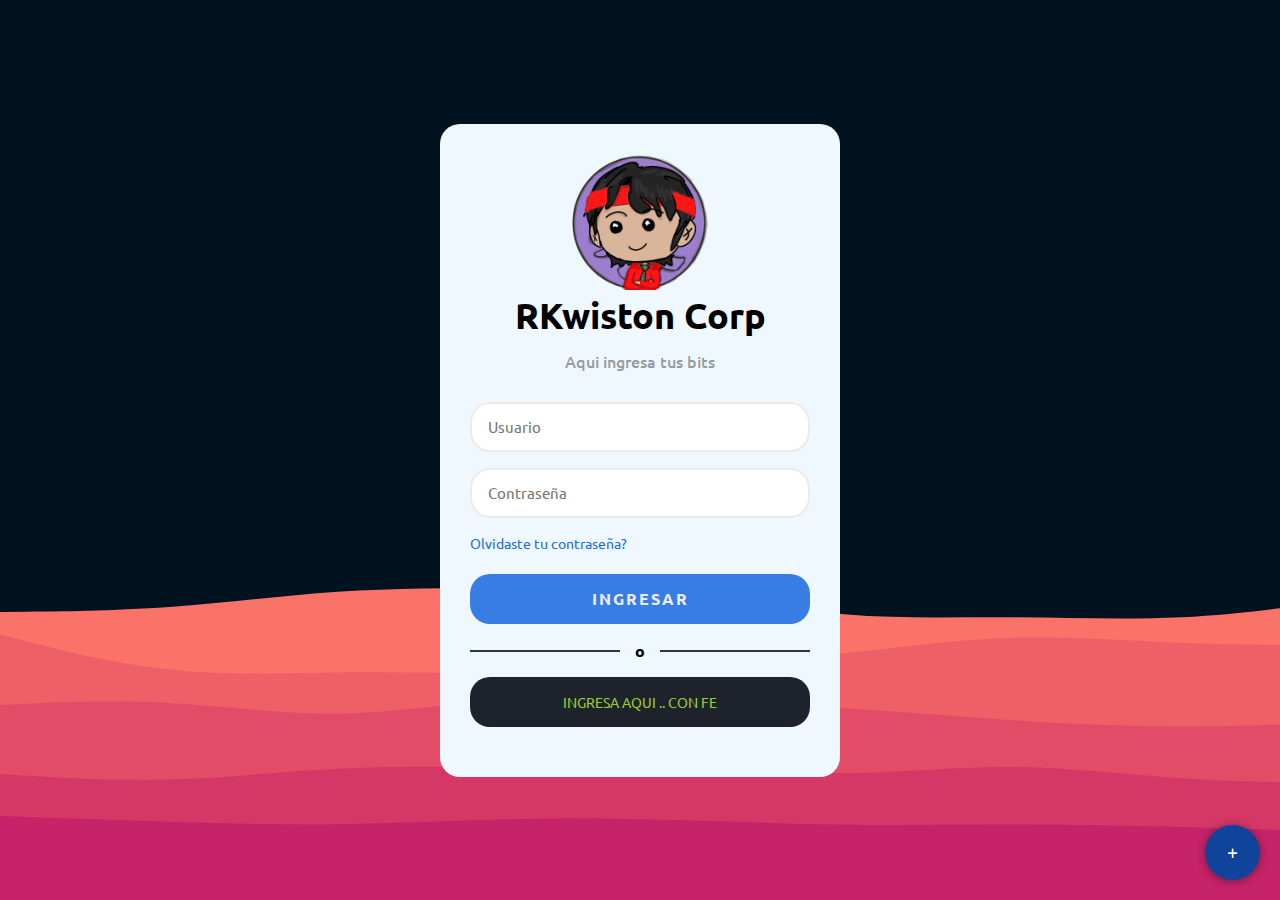
<file: index.html>
<!DOCTYPE html>
<html lang="en">
<head>
    <meta charset="UTF-8">
    <meta name="viewport" content="width=device-width, initial-scale=1.0">
    <link rel="stylesheet" href="style.css">
    <link rel="stylesheet" href="css/fontello.css">
    <title>Document</title>
</head>
<body>
    
    <div class="login-card">
        <img src="platinofull.png" alt="imagen de user">
        <h2>RKwiston Corp</h2>
        <h3>Aqui ingresa tus bits</h3>

        <form class="login-form">
            <input type="text" placeholder="Usuario">
            <input type="password" placeholder="Contraseña">
            <a href="#">Olvidaste tu contraseña?</a>
            <button type="submit">INGRESAR</button>
            <h4><span>o</span></h4>
            <a class="link-hacker" href="galeria.html">INGRESA AQUI .. CON FE</a>
        </form>

    </div>

    <div class="burbuja">
        <input type="checkbox" id="btn-mas">
        <div class="redes">
            <a href="https://www.twitch.tv/rkwiston" target="_blank" class="icon-facebook"></a>
            <a href="https://www.twitch.tv/rkwiston" target="_blank" class="icon-whatsapp"></a>
            <a href="https://www.twitch.tv/rkwiston" target="_blank" class="icon-twitch"></a>
            <a href="https://twitter.com/RKwiston" target="_blank" class="icon-twitter"></a>
        </div>
        <div class="btn-mas">
            <label for="btn-mas" class="icon-plus" ></label>
        </div>
    </div>

</body>
</html>
</file>
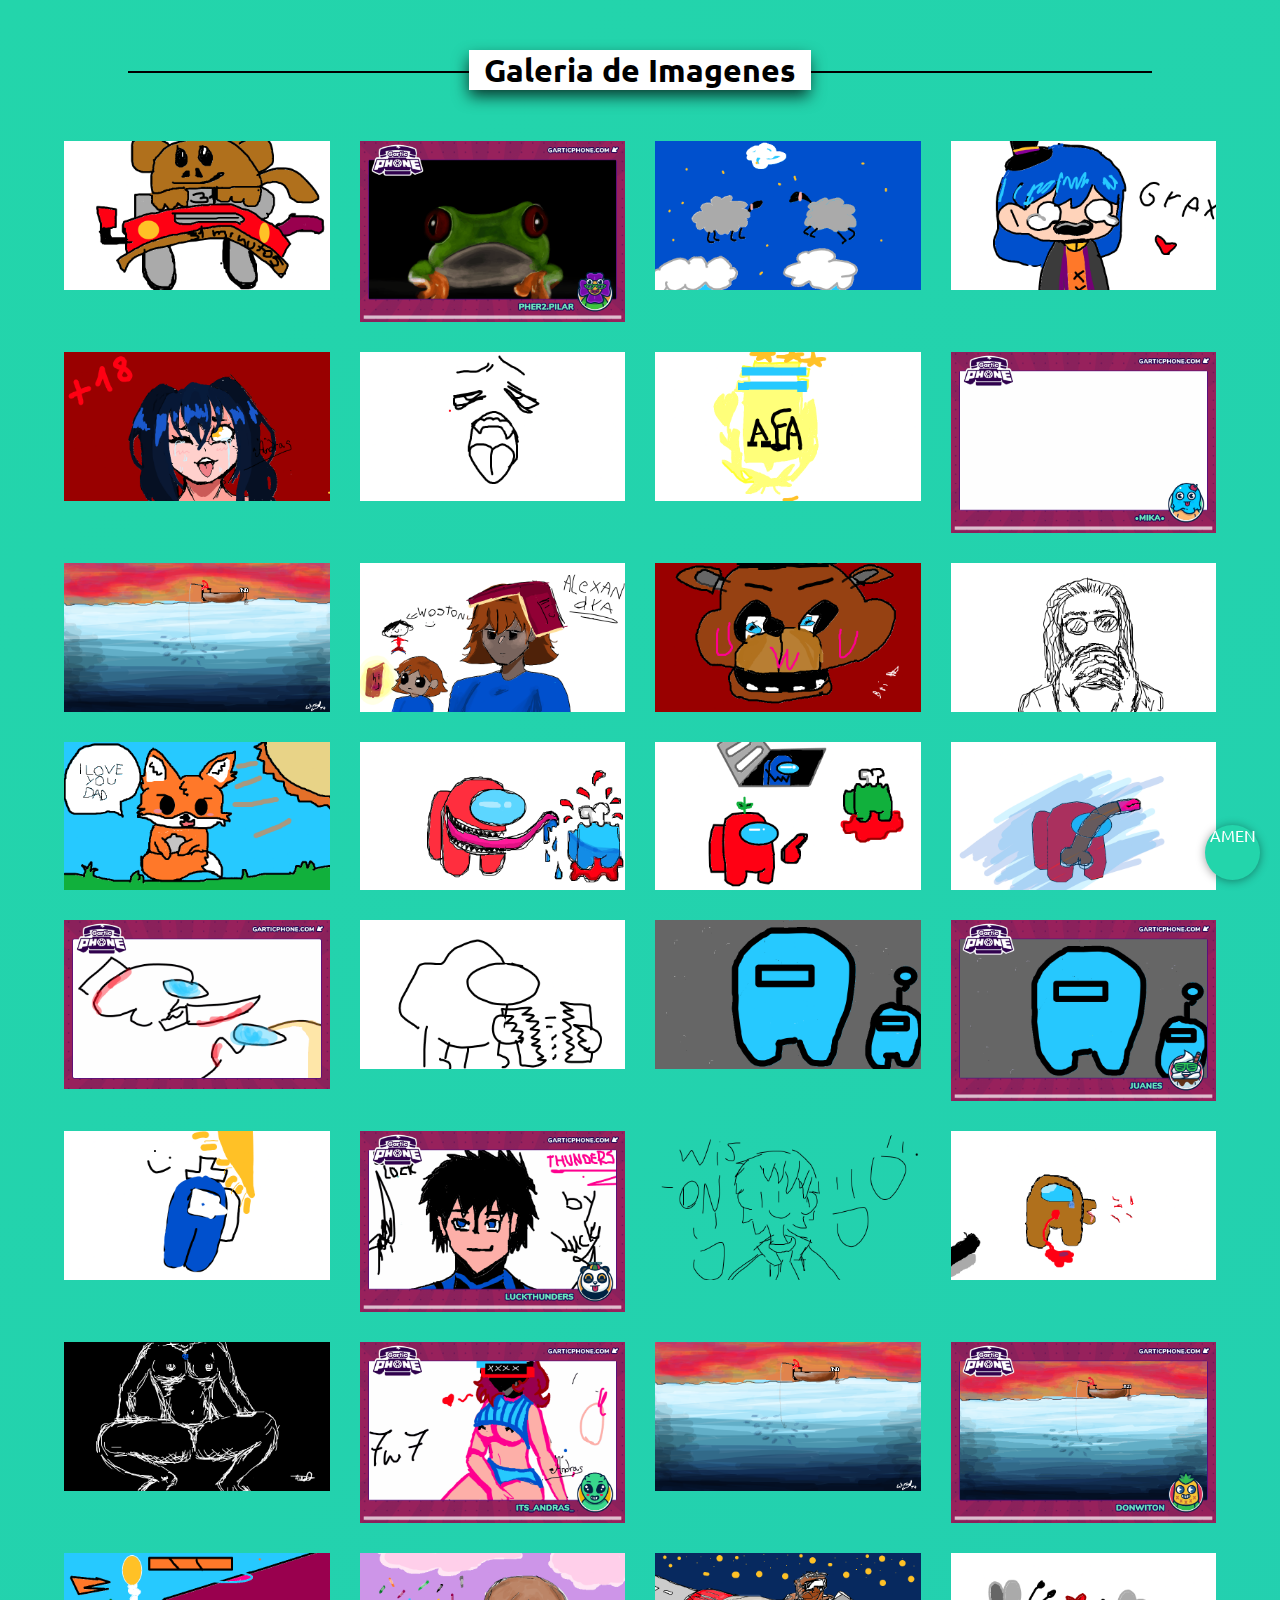
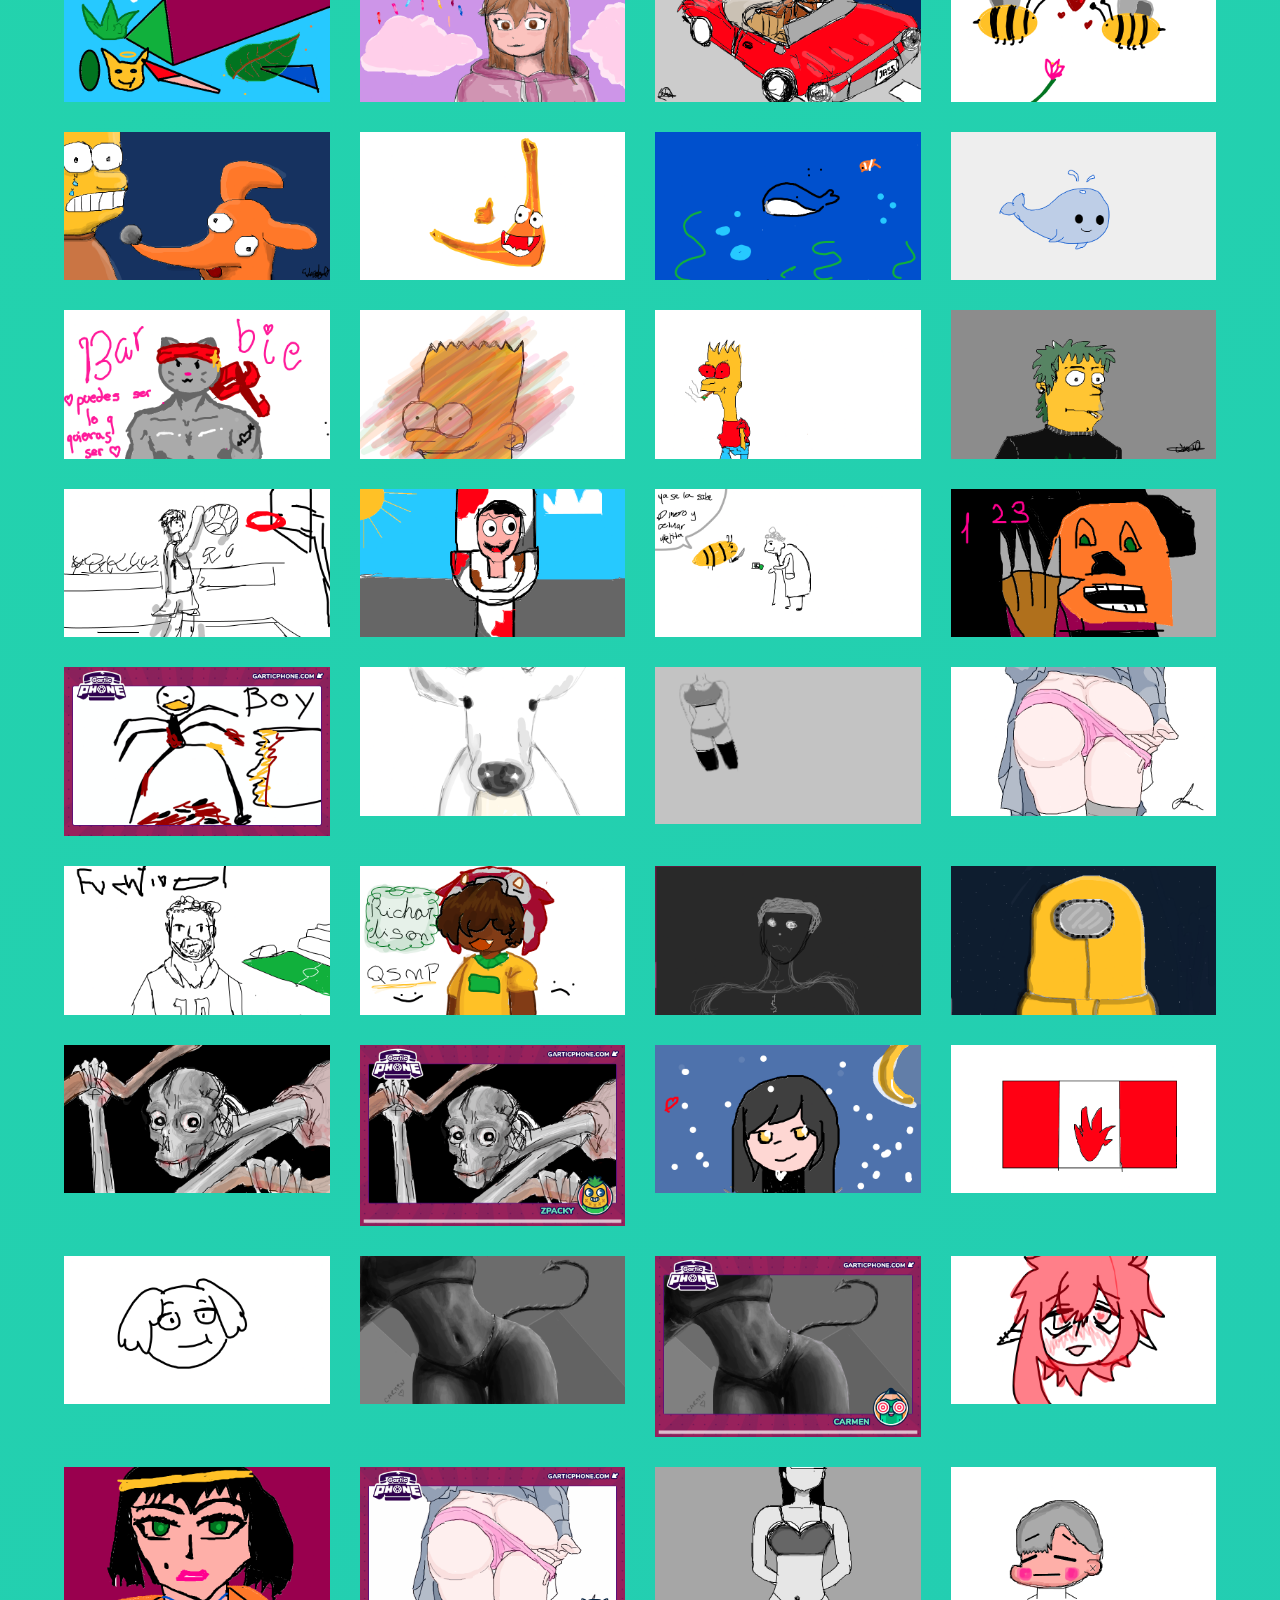
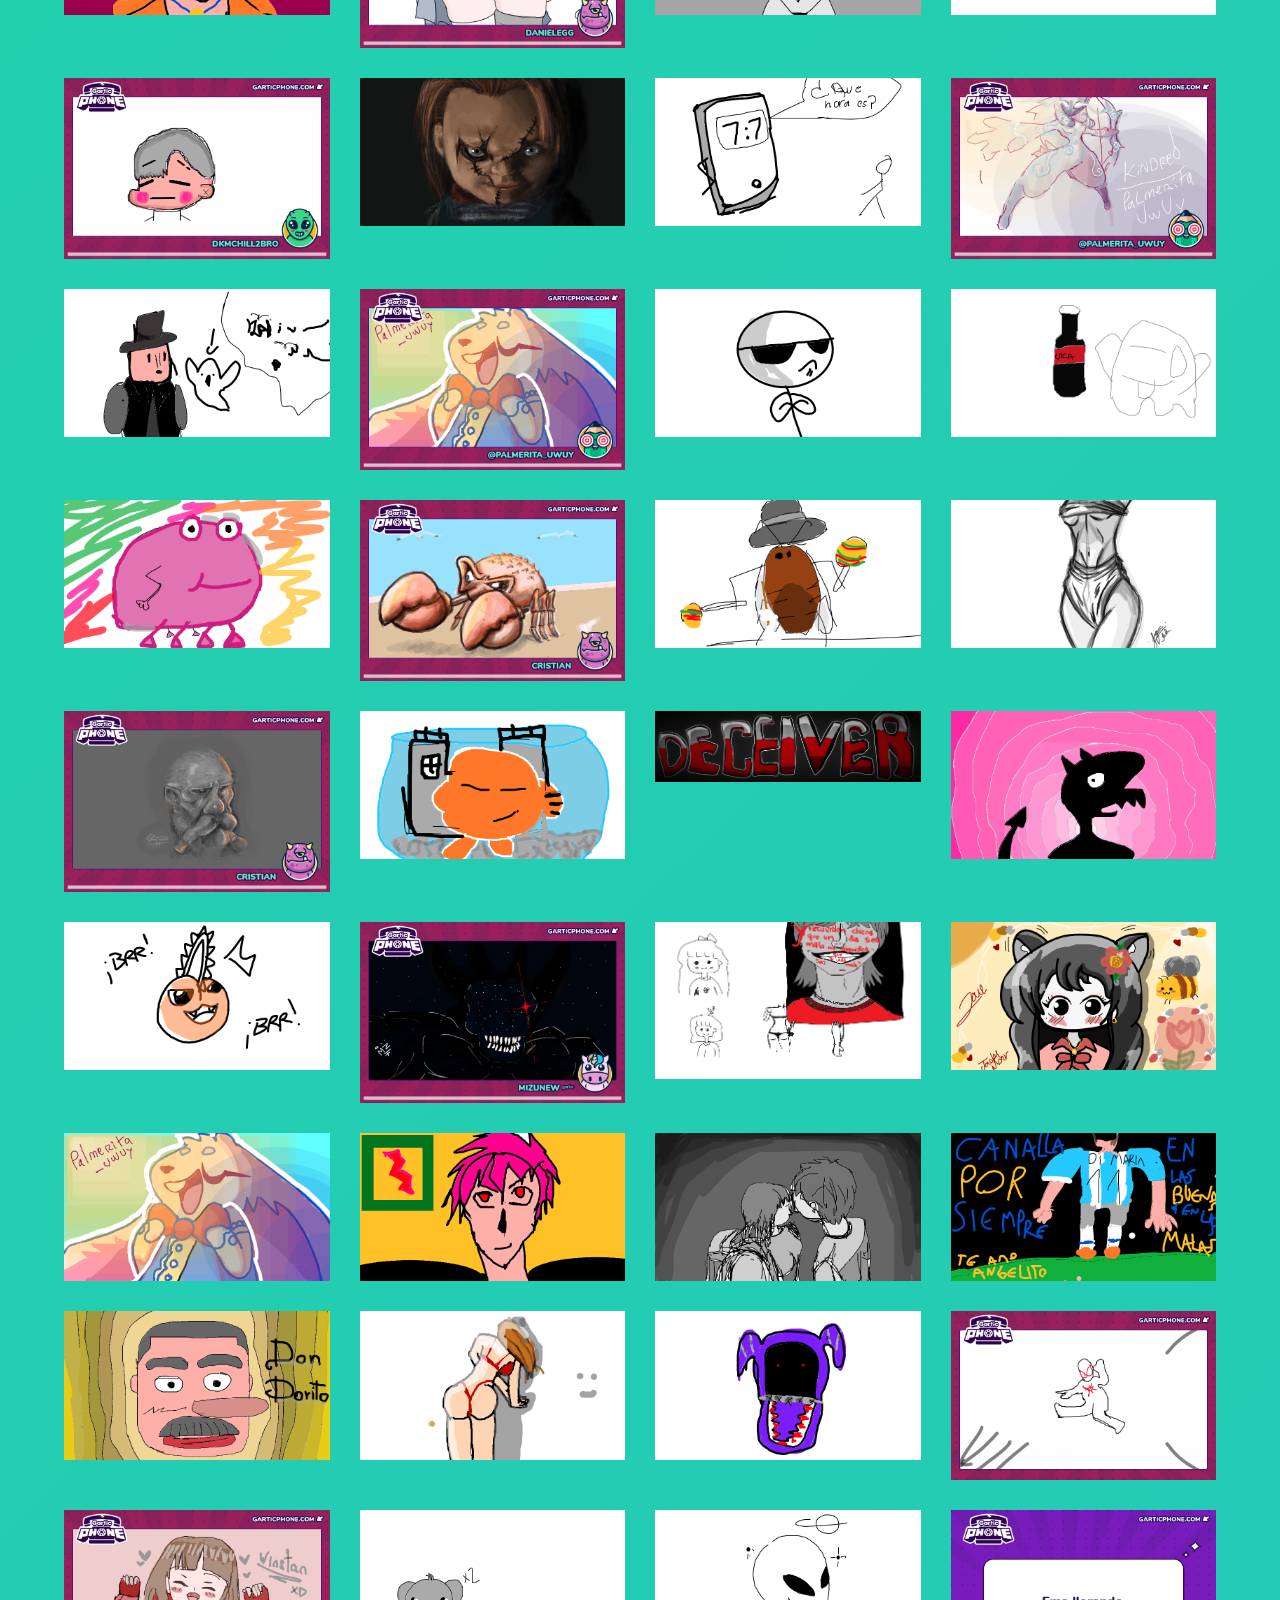
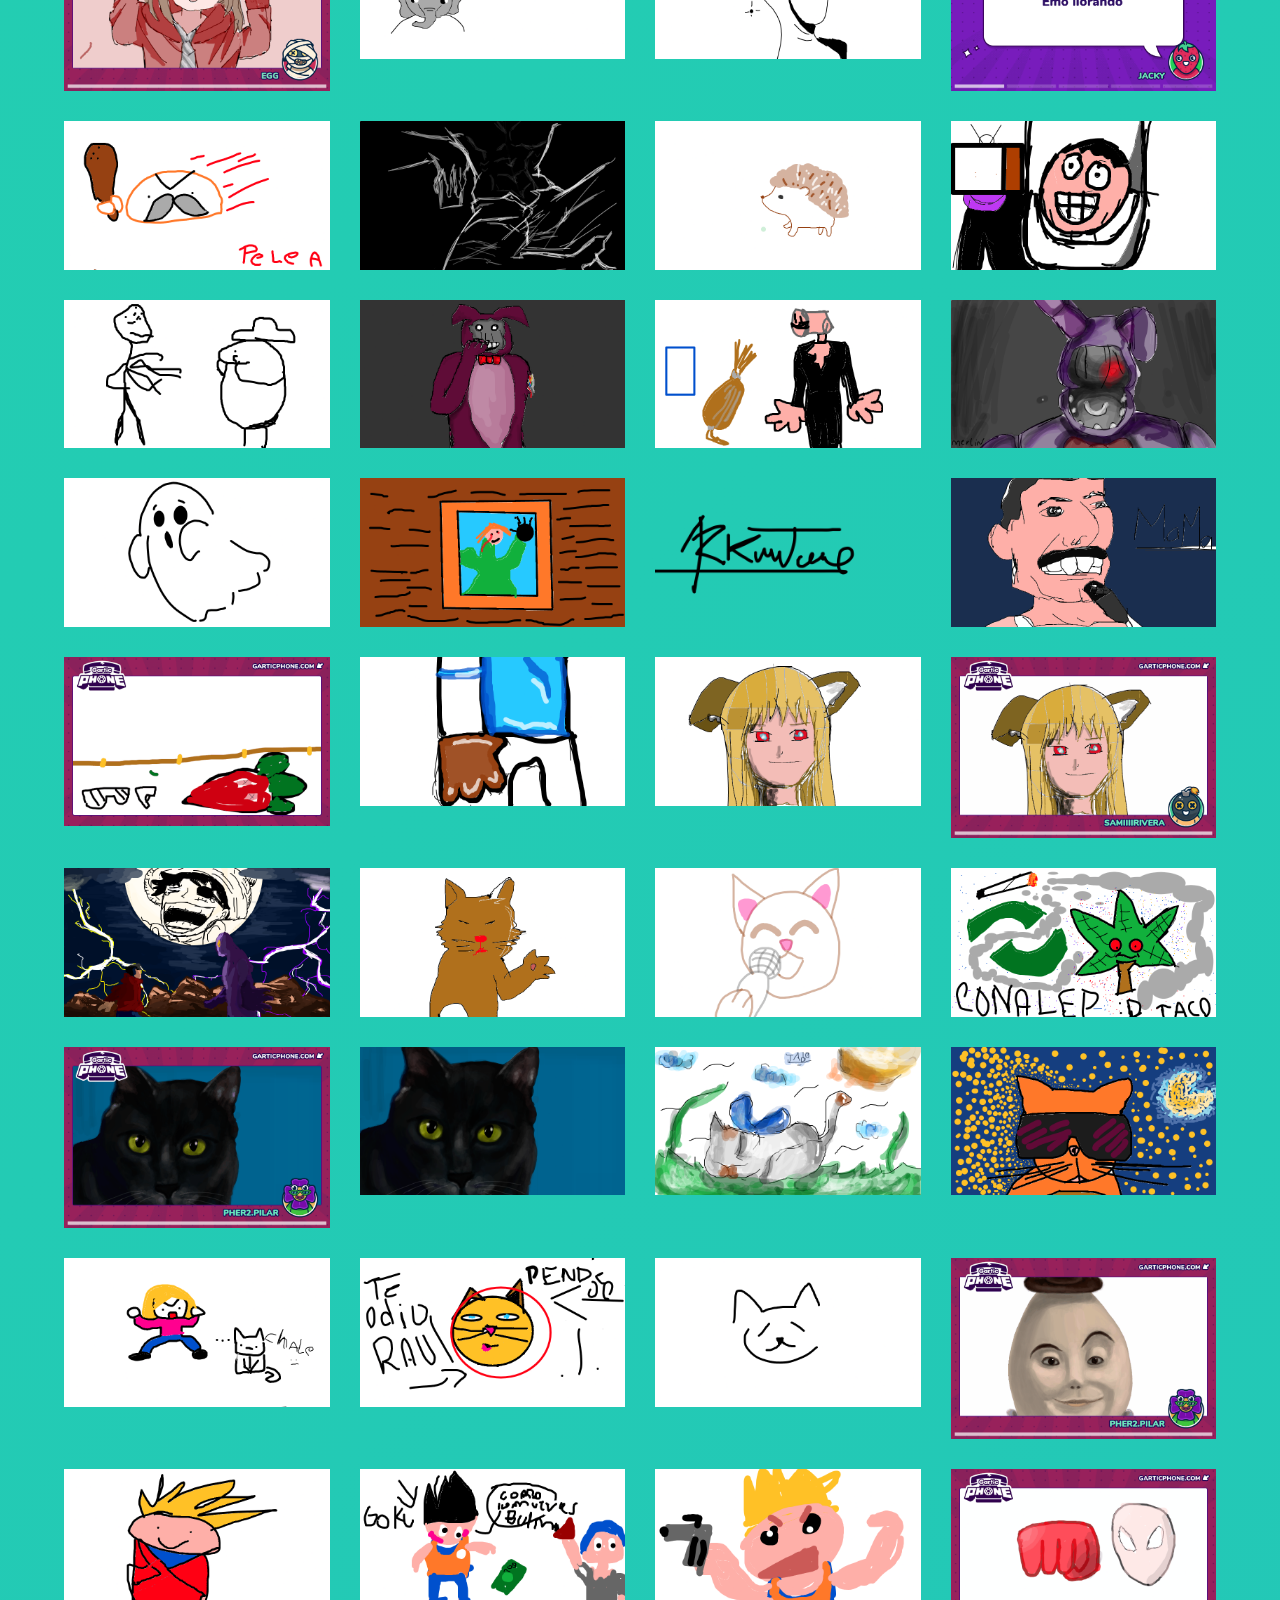
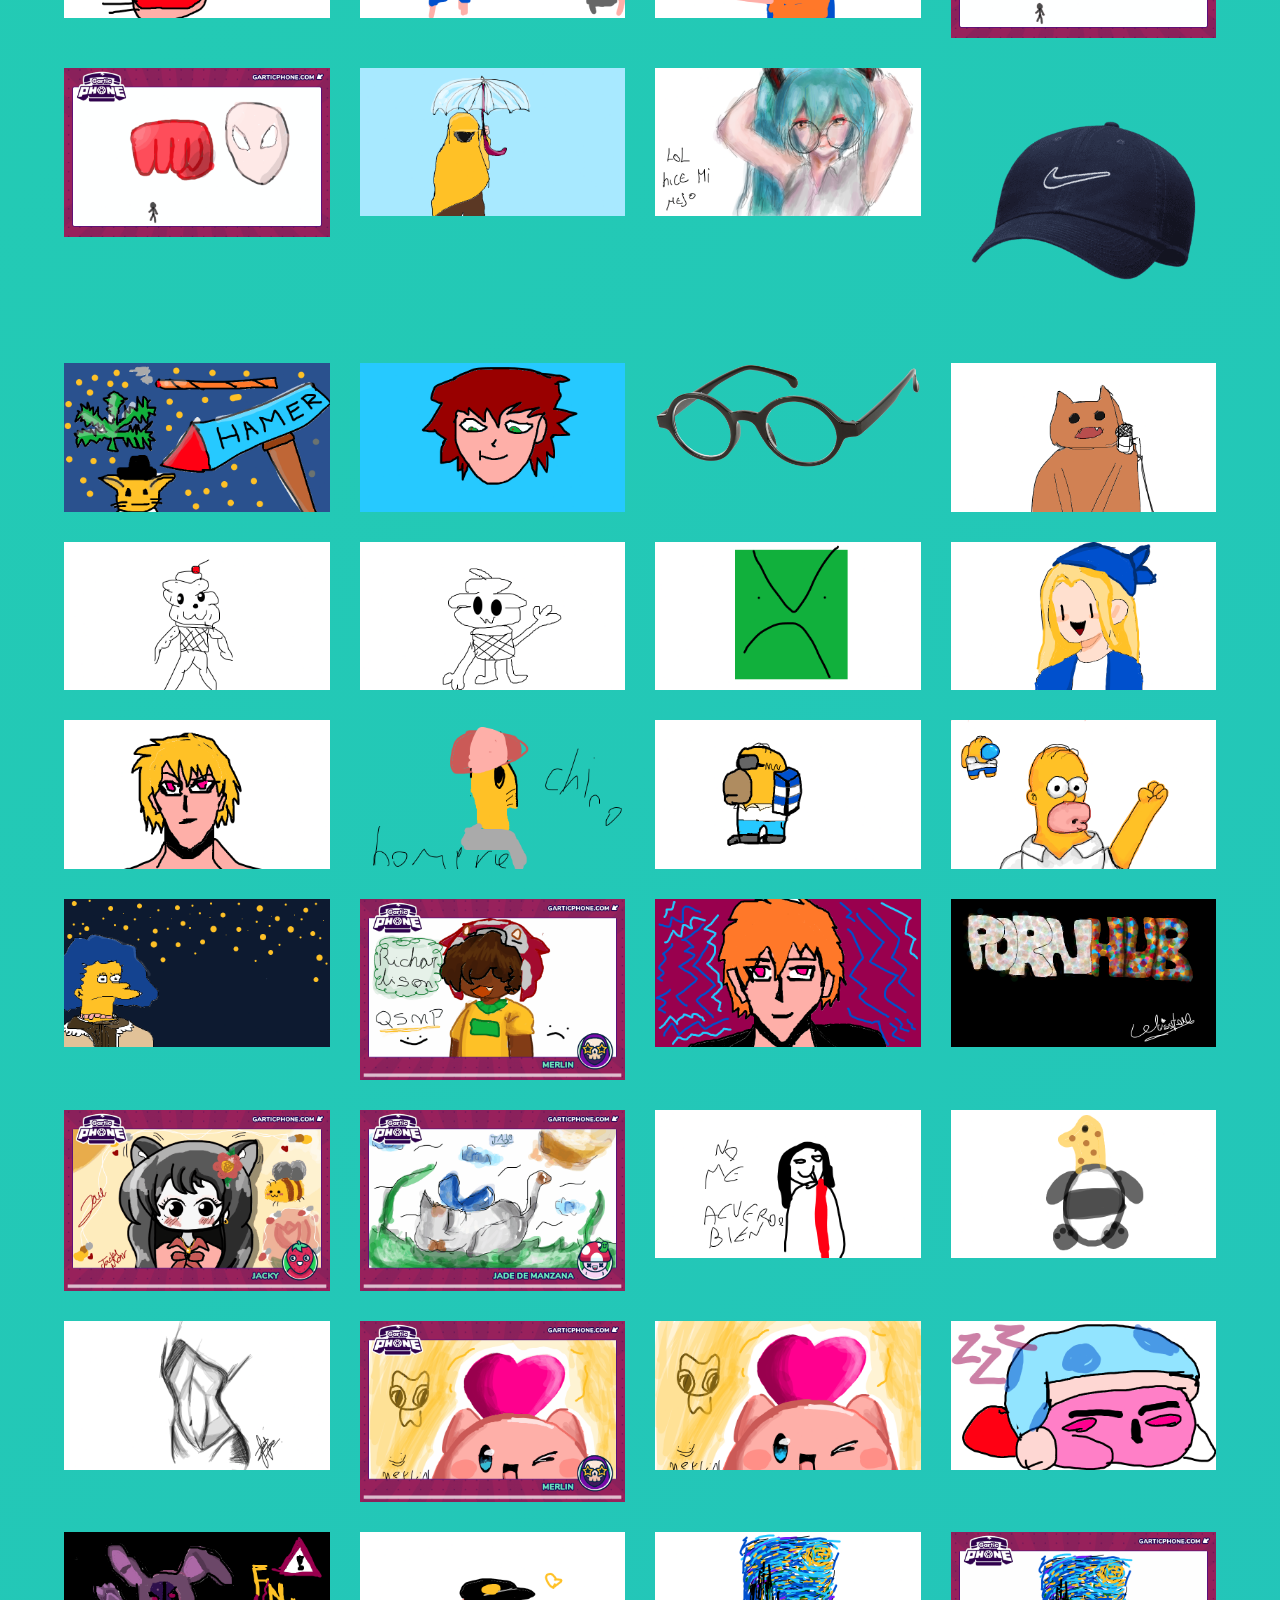
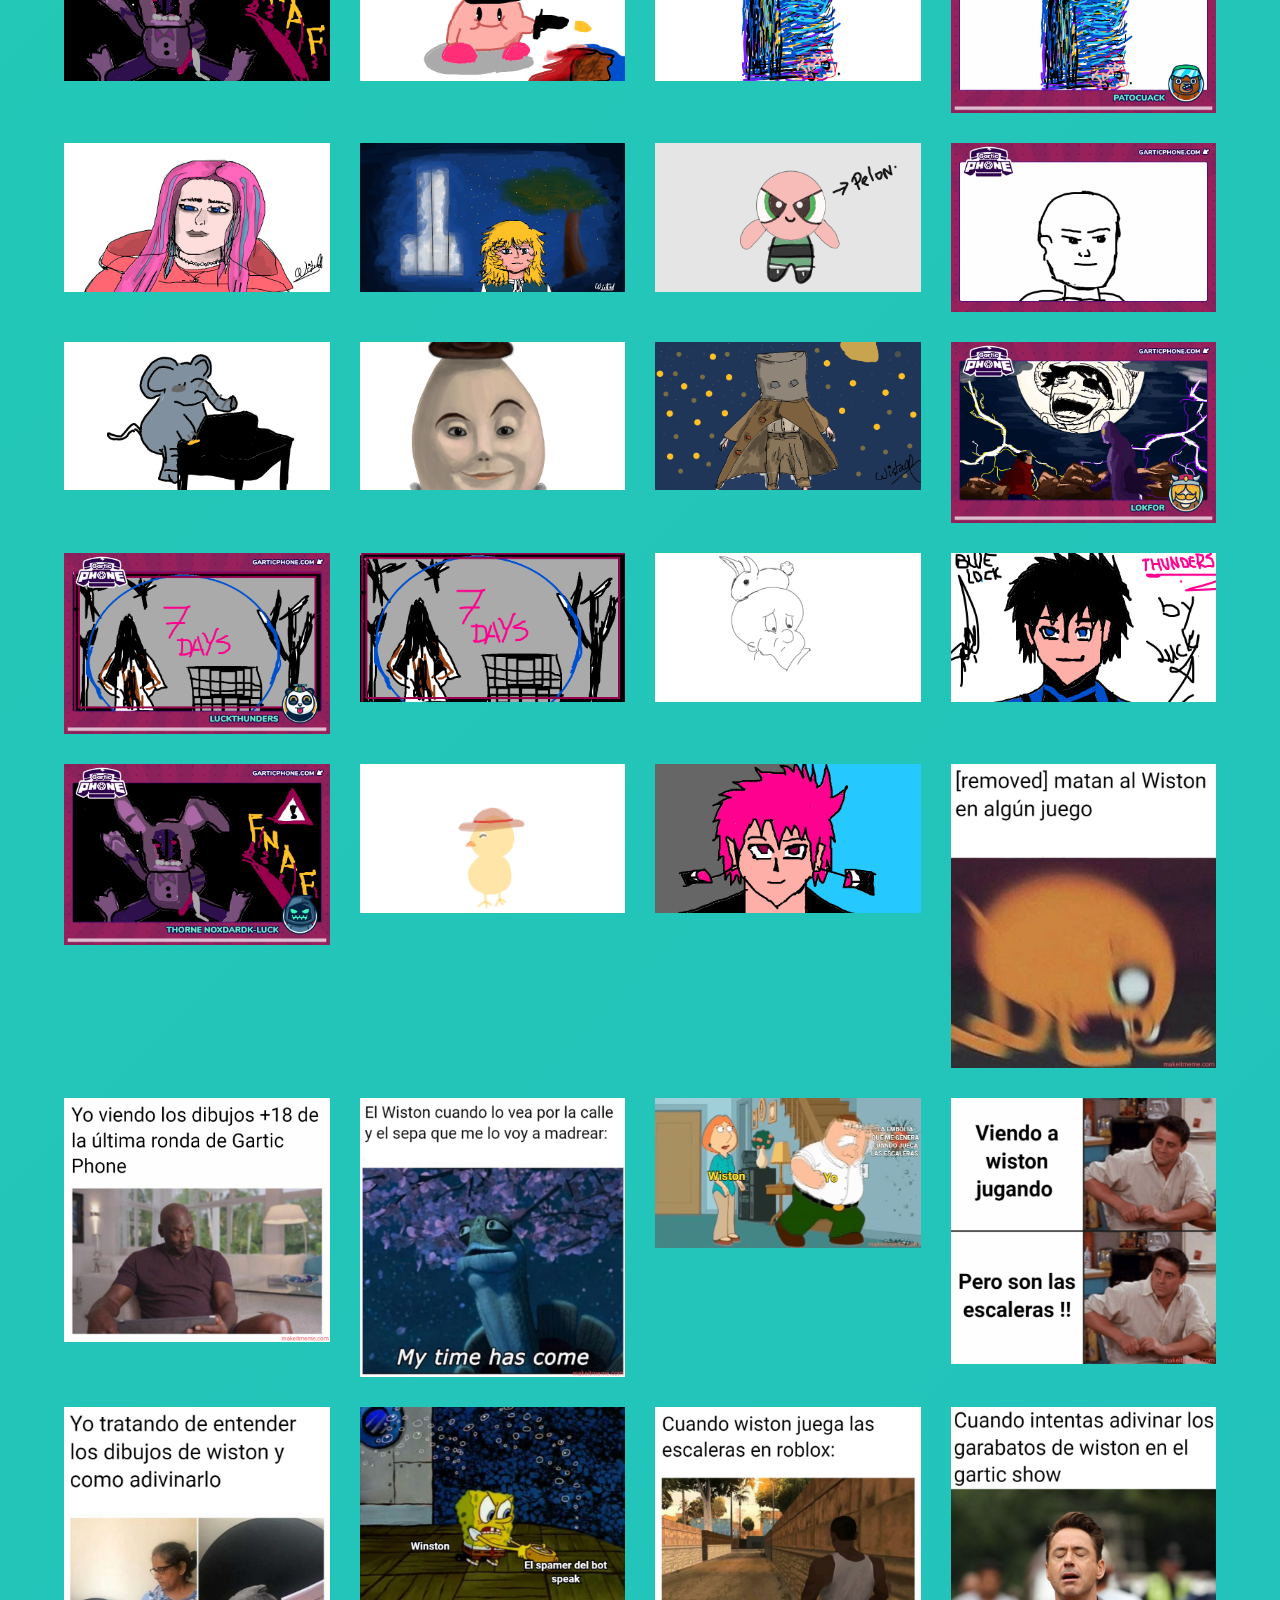
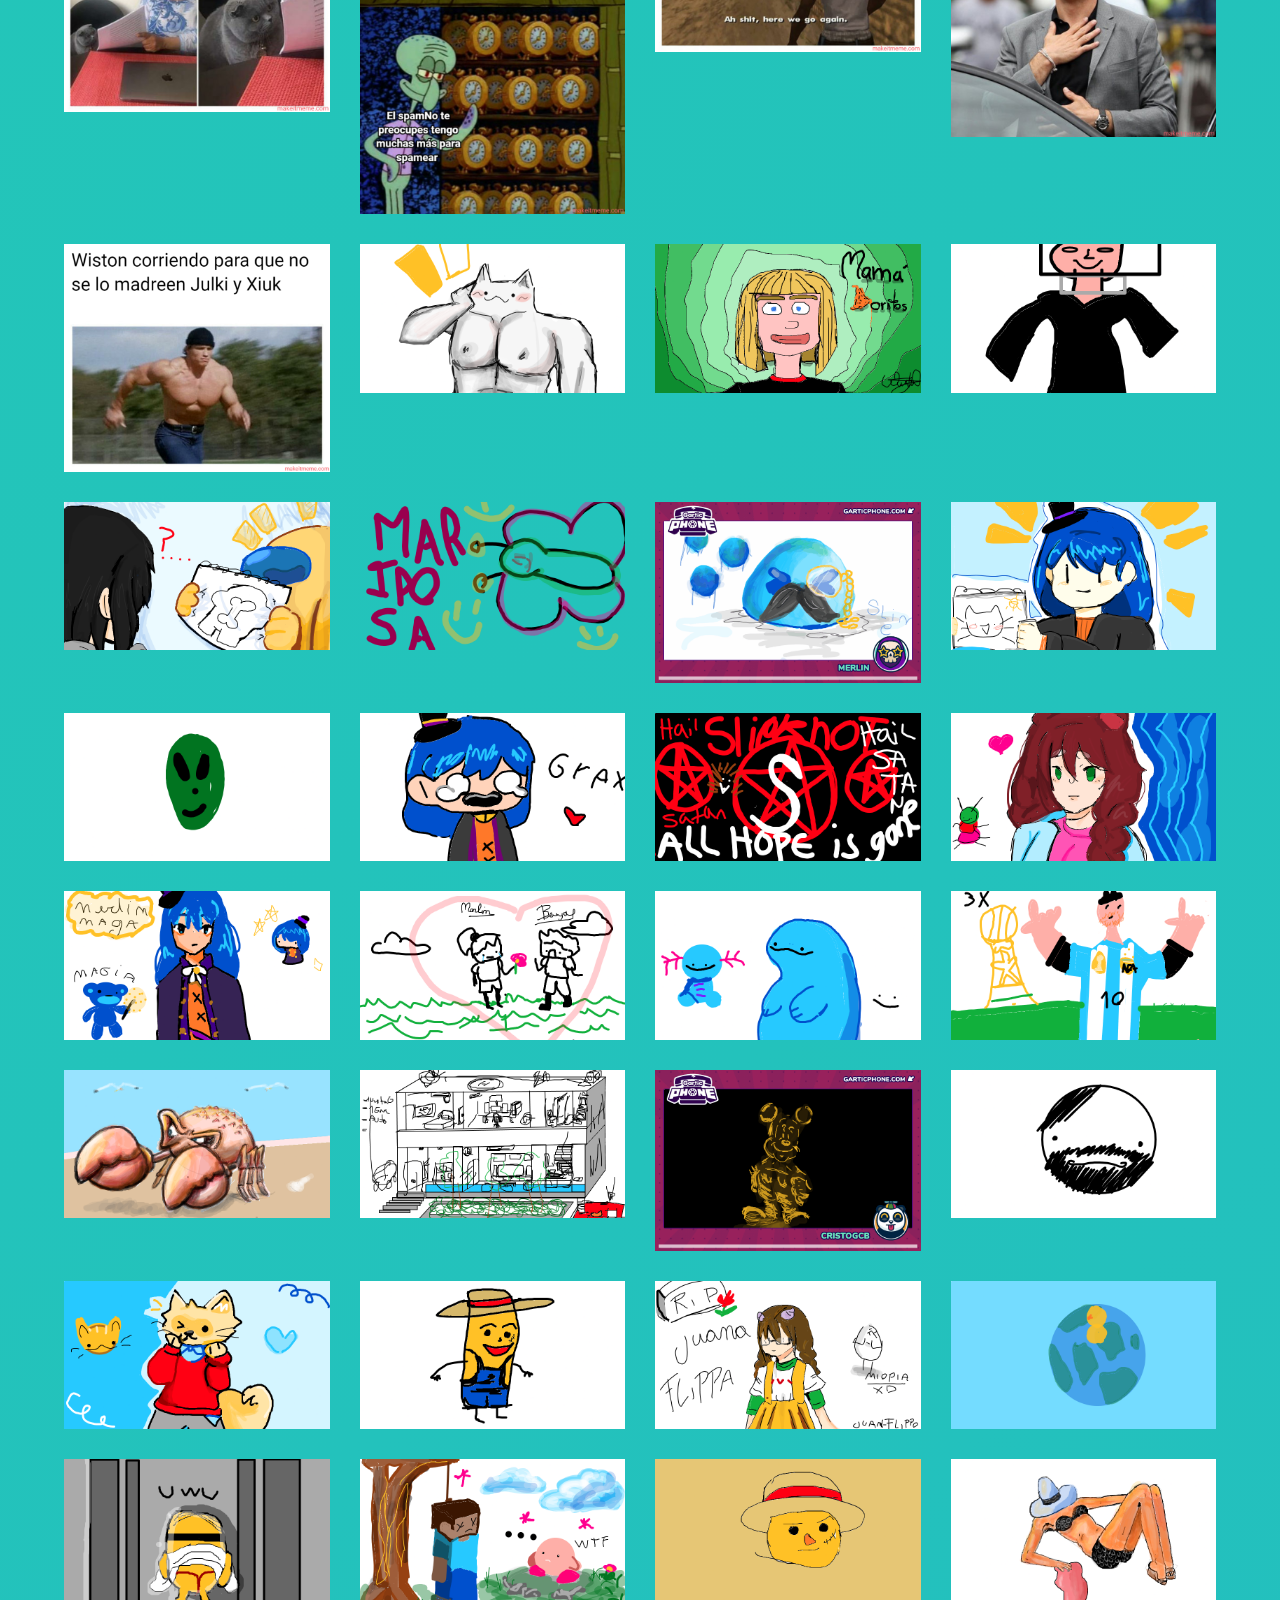
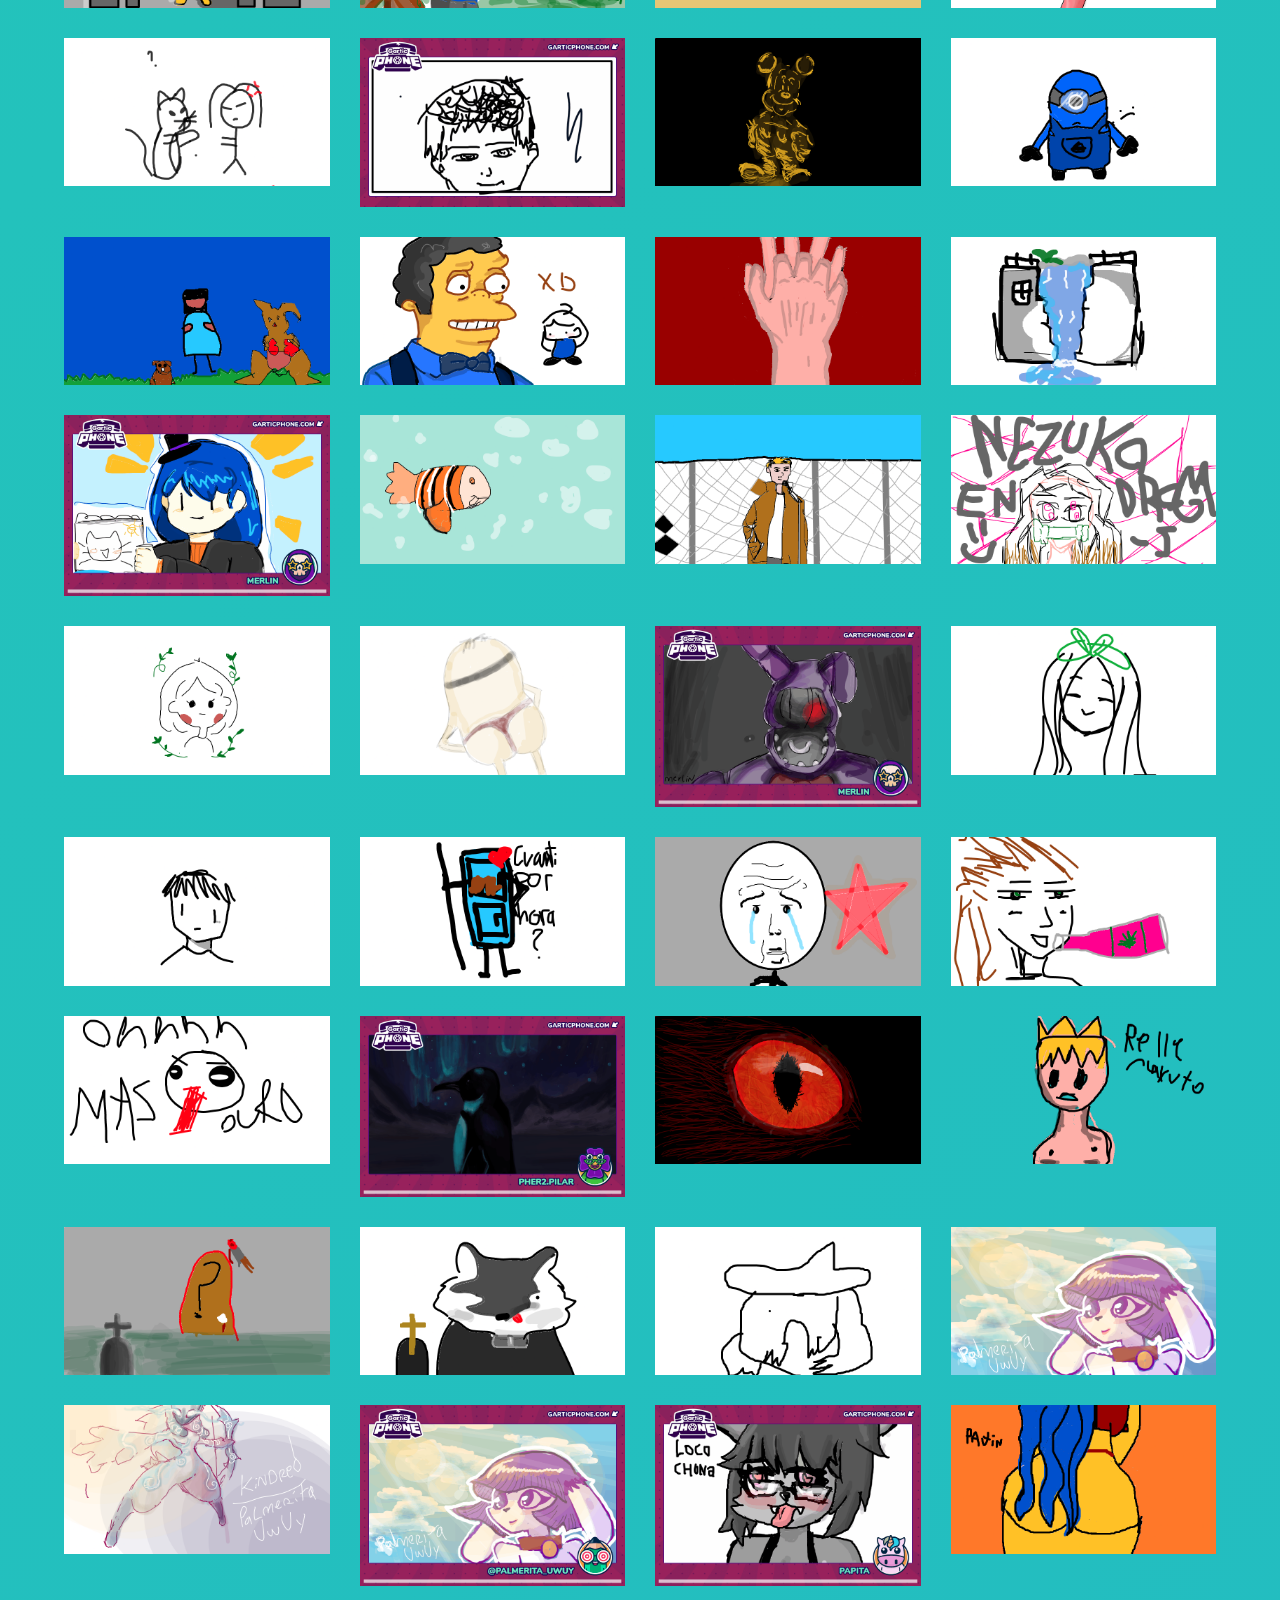
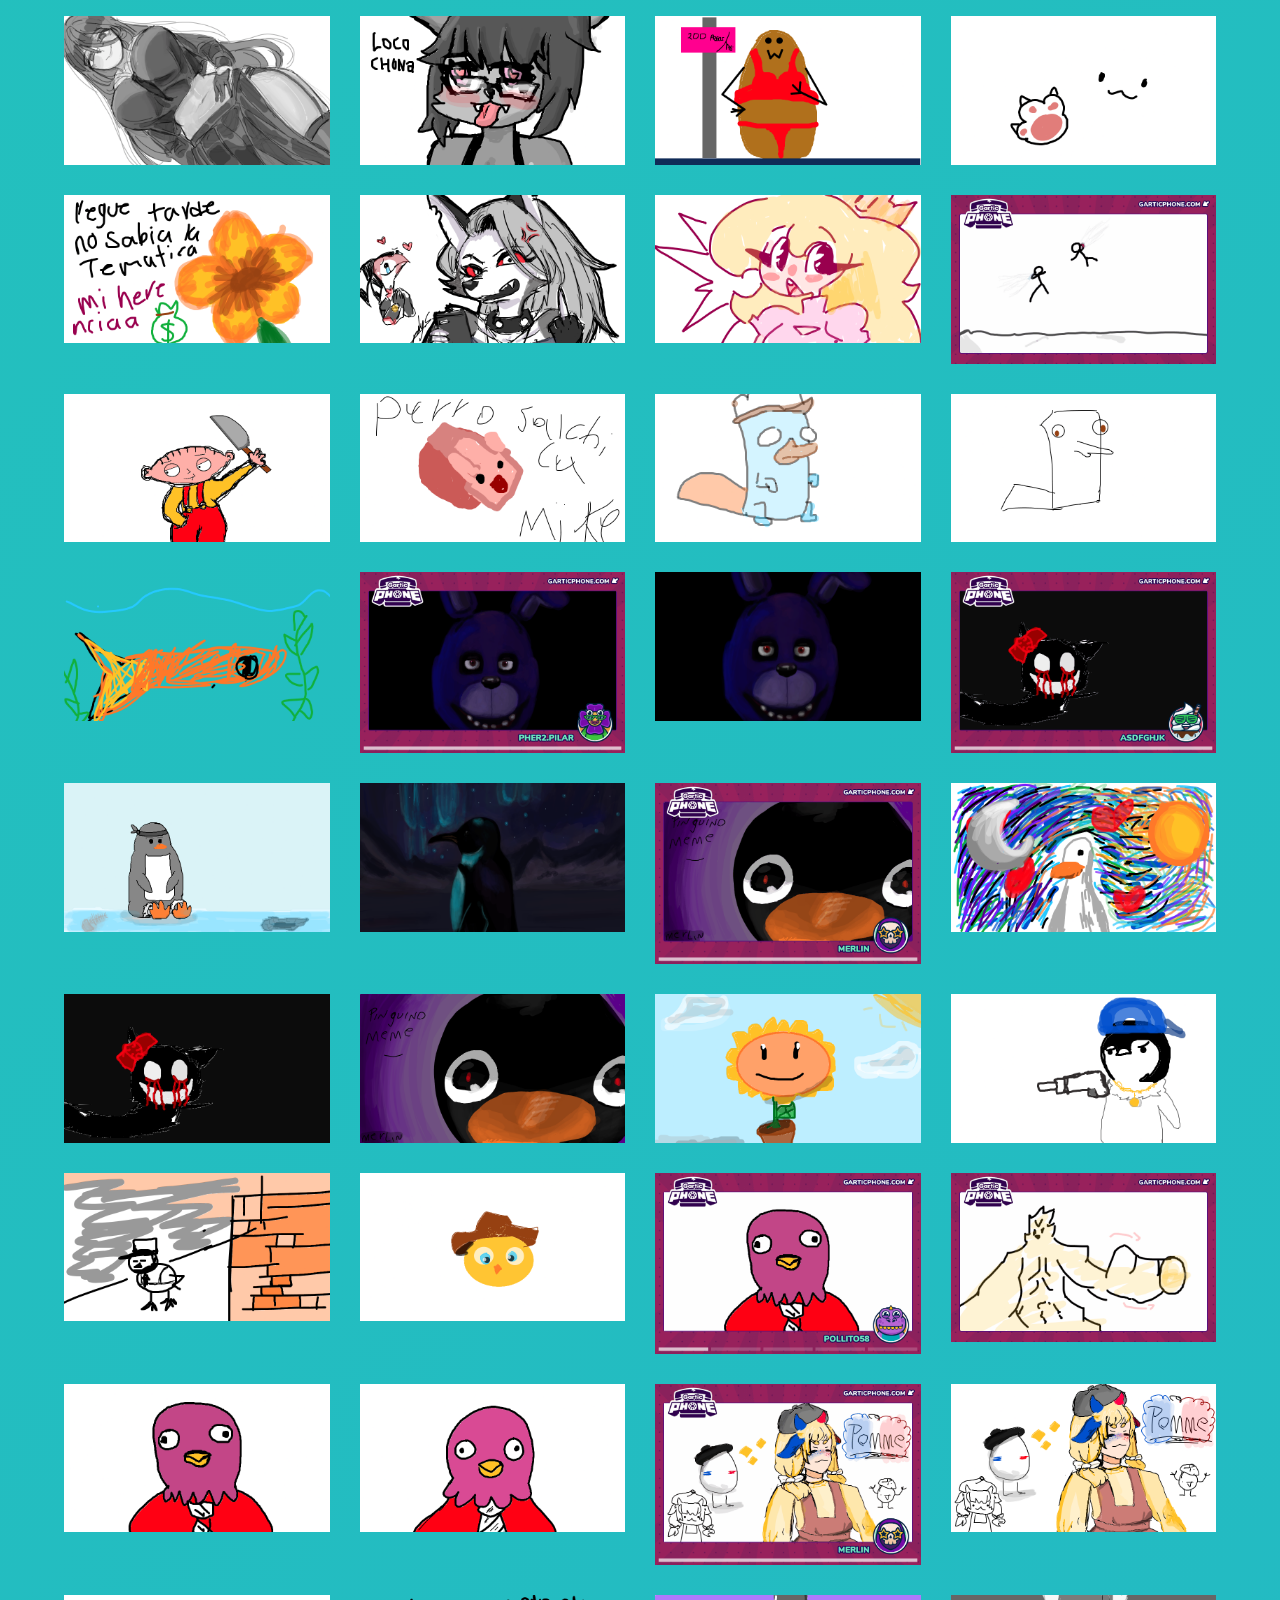
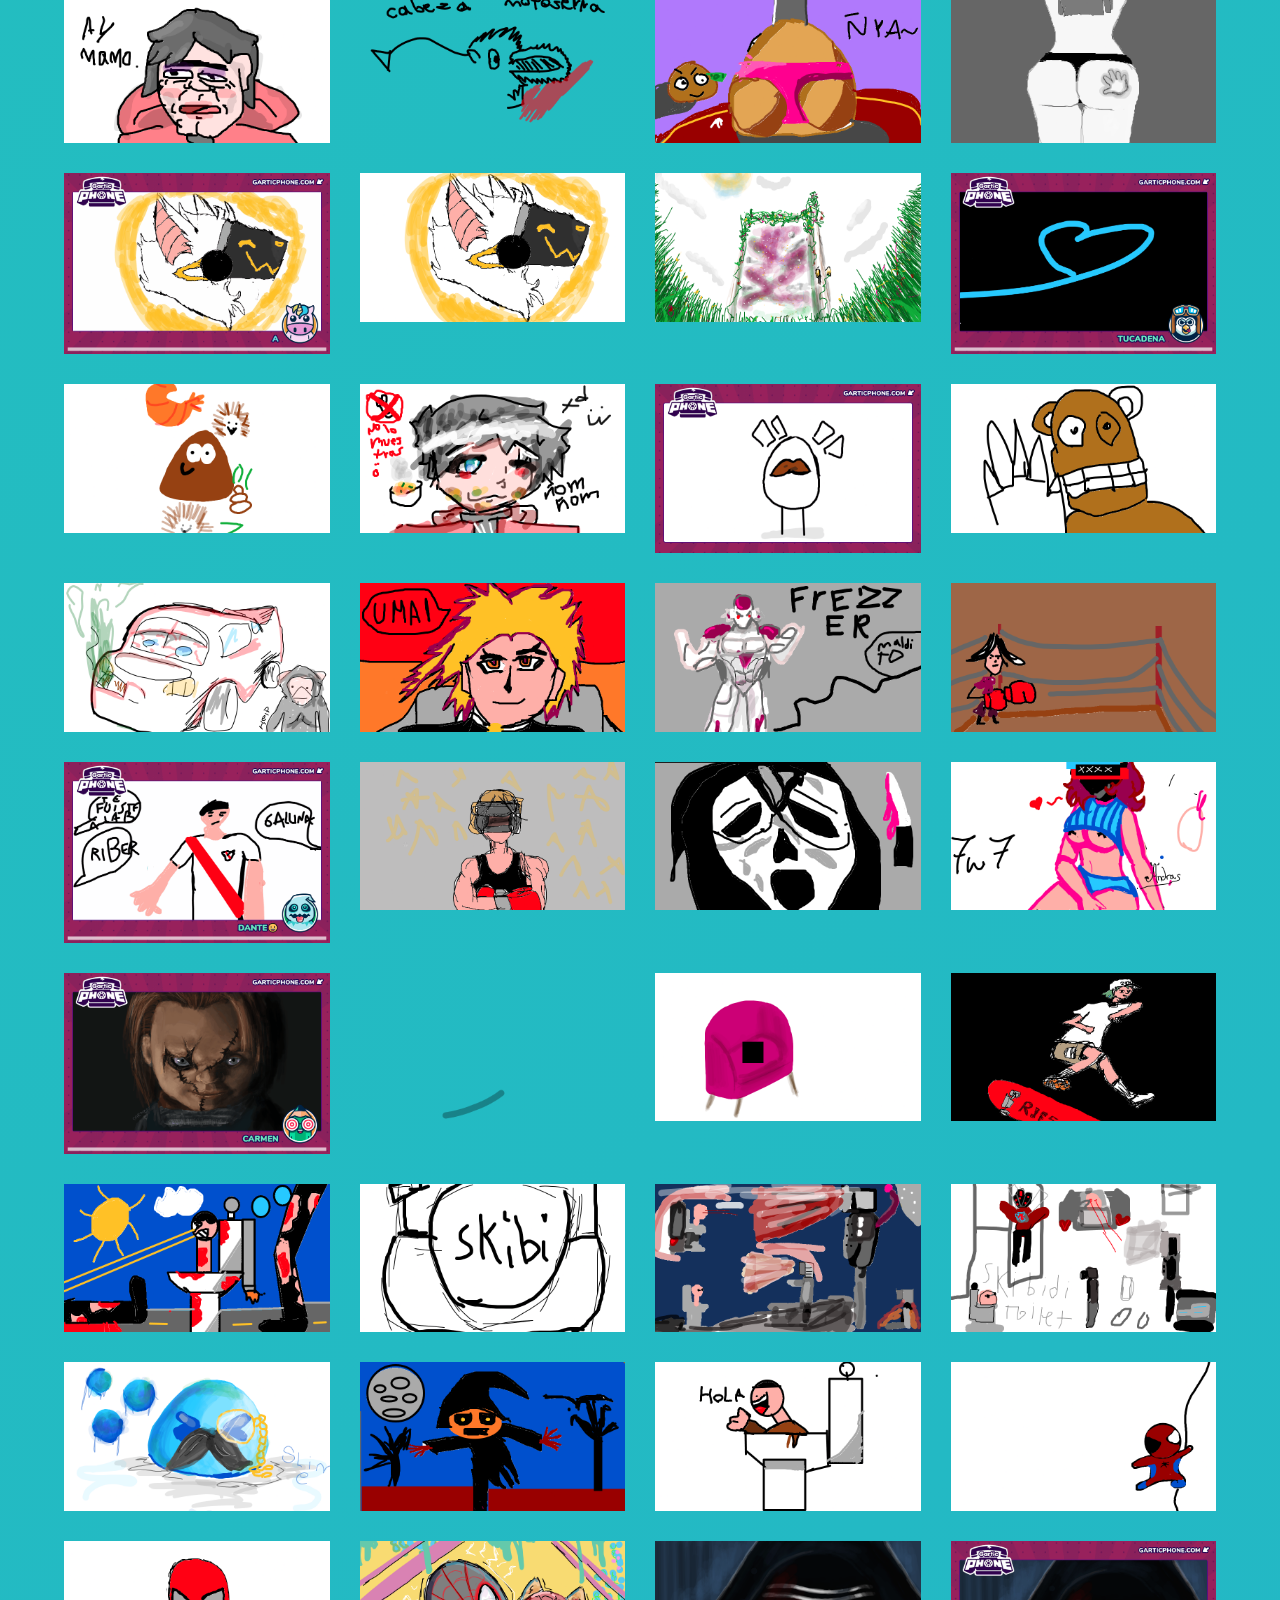
<file: galeria.html>
<!DOCTYPE html>
<html lang="en">
<head>
    <meta charset="UTF-8">
    <meta name="viewport" content="width=device-width, initial-scale=1.0">
    <title>Galeria de imagenes</title>
    <link rel="stylesheet" href="css/fontello.css">
    <link rel="stylesheet" href="galeria.css">
</head>
<body>

    <div class="ful-img" id="fulImgBox">
        <img src="img/1.png" id="fulImg" alt="">
        <span onclick="closeImg()">X</span>
    </div>

    <h1><span>Galeria de Imagenes</span></h1>
    <div class="img-galeria">
        <script>
            for (let i = 1; i <= 387; i++) {
                const imgSrc = `img/${i}.png`;
                const imgElement = document.createElement('img');
                imgElement.src = imgSrc;
                imgElement.alt = '';
                imgElement.onclick = function () {
                    openFulImg(imgSrc);
                };
                document.querySelector('.img-galeria').appendChild(imgElement);
            }
        </script>
    </div>

    <div class="burbuja-salir">
        <a href="index.html">AMEN</a>
    </div>

    <script src="script.js"></script>
</body>
</html>
</file>
<file: style.css>
@import url('https://fonts.googleapis.com/css2?family=Ubuntu&display=swap');


*{
    box-sizing: border-box;
}

html , body, .wrapper{
    height: 100%;
}

body{
    display: grid;
    place-items: center; 
    margin: 0;
    padding: 0 24px;
    background-image: url(layered-waves-haikei.svg);
    background-repeat: no-repeat;
    background-size: cover;
    font-family: 'Ubuntu', sans-serif;
    color: black;
    animation: rotate 6s infinite alternate linear; 
}

.login-card {
    background-color: aliceblue;
    position: relative;
    z-index: 3;
    width: 100%;
    margin: 0 20px;
    padding: 30px 30px 44px;
    border-radius: 1.25rem;
    text-align: center;
}

.login-card > h2{
    font-size: 36px;
    font-weight: 600;
    margin: 0 0 12px;
}

.login-card > h3{
    font-size: 1rem;
    color: rgba(0, 0, 0, 0.39);
    margin: 0 0 30px;
    font-weight: 500;

}

.login-card > img{
    transition: all 0.4s;
    width: 40%;
    margin-top: 0;
}

.login-form{
    width: 100%;
    margin: 0;
    display: grid;
    gap: 16px;
}

.login-form > input , .login-form > button {
    width: 100%;
    height: 50px;
}

.login-form > input{
    border: 2px solid #ebebeb;
    font-family: inherit;
    font-size: 15px;
    padding: 0 16px;
    border-radius: 1.25rem;
    transition: all 0.4s;
}

.login-form > input:hover {
    border: 2px solid;   
}

.login-form > button{
    cursor: pointer;
    width: 100%;
    padding: 0 16px;
    border-radius: 1.25rem;
    background-color: rgb(56, 125, 228);
    color: #ebebeb;
    border: 0;
    font-family: inherit;
    font-size: 1rem;
    font-weight: 600;
    text-align: center;
    letter-spacing: 2px;
    transition: all 0.4s;
}

.login-form > button:hover{
    background: #10449a ;
}

.login-form > a{
    color: #216ce7;
    font-size: 0.9rem;
    text-align: left;
    text-decoration: none;
    margin-bottom: 6px;
    transition: all 0.4s;
}

.login-form > a:hover{
    color: #10449a;
}

.login-form > a.link-hacker{
    color: yellowgreen;
    text-align: center;
    background-color: #1e232b;
    border-radius: 1.25rem;
    width: 100%;
    padding: 16px;
}

.login-form > a.link-hacker:hover{
    color: #216ce7;
}

@keyframes rotate{
    100%{
        background-position: 15% 50%;
    }
}

@media(width>=500px ) {
    body{
        padding: 0;
    }
    .login-card{
        margin:0;
        width: 400px;
    }
}


#btn-mas{
    display: none;
}

.burbuja{
    position: fixed;
    bottom: 20px;
    right: 20px;
    z-index: 3;
}

.redes a, .icon-plus{
    display: block;
    text-decoration: none;
    background: #726a6a;
    color: #fff;
    width: 55px;
    height: 55px;
    line-height: 55px;
    text-align: center;
    border-radius: 50%;
    box-shadow: 0px 1px 10px rgba(0, 0, 0, 0.404);
    transition: all 500ms ease;
}

.redes a:hover{
    background: #4c4b50;
    color: #10449a;
}

.redes a{
    margin-bottom: -15px;
    opacity: 0;
    visibility: hidden;
}

#btn-mas:checked~ .redes a{
    margin-bottom: 10px;
    opacity: 1;
    visibility: visible;
}
.icon-plus{
    cursor: pointer;
    background: #10449a;
}





h4{
    text-align: center;
    position: relative;
    width: 100%;
    margin: 0px auto;
}

h4::before{
    content: "";
    display: block;
    width: 100%;
    height: 2px;
    position: absolute;
    background-color: rgba(0, 0, 0, 0.788);
    top: 50%;
    z-index: -1;
}

h4 span{
    background-color:  aliceblue;
    padding: 0 15px;
}
</file>
<file: css/fontello.css>
@font-face {
  font-family: 'fontello';
  src: url('../font/fontello.eot?1329616');
  src: url('../font/fontello.eot?1329616#iefix') format('embedded-opentype'),
       url('../font/fontello.woff2?1329616') format('woff2'),
       url('../font/fontello.woff?1329616') format('woff'),
       url('../font/fontello.ttf?1329616') format('truetype'),
       url('../font/fontello.svg?1329616#fontello') format('svg');
  font-weight: normal;
  font-style: normal;
}
/* Chrome hack: SVG is rendered more smooth in Windozze. 100% magic, uncomment if you need it. */
/* Note, that will break hinting! In other OS-es font will be not as sharp as it could be */
/*
@media screen and (-webkit-min-device-pixel-ratio:0) {
  @font-face {
    font-family: 'fontello';
    src: url('../font/fontello.svg?1329616#fontello') format('svg');
  }
}
*/
[class^="icon-"]:before, [class*=" icon-"]:before {
  font-family: "fontello";
  font-style: normal;
  font-weight: normal;
  speak: never;

  display: inline-block;
  text-decoration: inherit;
  width: 1em;
  margin-right: .2em;
  text-align: center;
  /* opacity: .8; */

  /* For safety - reset parent styles, that can break glyph codes*/
  font-variant: normal;
  text-transform: none;

  /* fix buttons height, for twitter bootstrap */
  line-height: 1em;

  /* Animation center compensation - margins should be symmetric */
  /* remove if not needed */
  margin-left: .2em;

  /* you can be more comfortable with increased icons size */
  /* font-size: 120%; */

  /* Font smoothing. That was taken from TWBS */
  -webkit-font-smoothing: antialiased;
  -moz-osx-font-smoothing: grayscale;

  /* Uncomment for 3D effect */
  /* text-shadow: 1px 1px 1px rgba(127, 127, 127, 0.3); */
}

.icon-plus:before { content: '\e800'; } /* '' */
.icon-emo-thumbsup:before { content: '\e804'; } /* '' */
.icon-twitter:before { content: '\f099'; } /* '' */
.icon-facebook:before { content: '\f09a'; } /* '' */
.icon-twitch:before { content: '\f1e8'; } /* '' */
.icon-whatsapp:before { content: '\f232'; } /* '' */
</file>
<file: galeria.css>
@import url('https://fonts.googleapis.com/css2?family=Ubuntu&display=swap');

*{
    padding: 0;
    margin: 0;
    box-sizing: border-box;
    font-family: 'Ubuntu', sans-serif;
}

body{
    background-color: white;
}

h1{
    text-align: center;
    position: relative;
    width: 80%;
    margin: 50px auto;
}

h1::before{
    content: "";
    display: block;
    width: 100%;
    height: 2px;
    position: absolute;
    background-color: black;
    top: 50%;
    z-index: -1;
}

h1 span{
    background-color: white;
    padding: 0 15px;
    -webkit-box-shadow: -1px 7px 16px -1px rgba(0,0,0,0.75);
    -moz-box-shadow: -1px 7px 16px -1px rgba(0,0,0,0.75);
    box-shadow: -1px 7px 16px -1px rgba(0,0,0,0.75);
}

.img-galeria{
    width: 90%;
    margin: 50px auto 50px;
    display: grid;
    grid-template-columns: repeat(auto-fit,minmax(240px,1fr));
    gap: 30px;
}

.img-galeria img{
    width: 100%;
    cursor: pointer;
    transition: 1s;
}

.img-galeria img:hover{
    transform: scale(1.2);
}

.ful-img{
    width: 100%;
    height: 100vh;
    background-color: rgba(0, 0, 0, 0.904);
    position: fixed;
    top: 0;
    left: 0;
    display: none;
    align-items: center;
    justify-content: center;
    z-index: 99;
}

.ful-img span{
    position: absolute;
    top: 5%;
    right: 5%;
    font-size: 50px;
    color: white;
    cursor: pointer;
    border-radius: 50%;
    padding: 10px;
}

.ful-img img{
    width: 90%;
    max-width: 700px;
}

@media screen and(max-width:400px){
    h1{
        text-decoration: underline;
    }
    h1::before{
        display: none;
    }
    h1 span{
        padding: 0
    };
}


  body {
      background: linear-gradient(-45deg, #ee7752, #e73c7e, #23a6d5, #23d5ab);
      background-size: 400% 400%;
      animation: gradient 15s ease infinite;
  }
  
  @keyframes gradient {
      0% {
          background-position: 0% 50%;
      }
      50% {
          background-position: 100% 50%;
      }
      100% {
          background-position: 0% 50%;
      }
  }



.burbuja-salir{
    position: fixed;
    bottom: 20px;
    right: 20px;
}

.burbuja-salir a {
    text-decoration: none;
    background: #23d5ab;
    display: block;
    color: white;
    width: 55px;
    height: 55px;
    border-radius: 50%;
    text-align:center;
    box-shadow: 0px 1px 10px rgba(0, 0, 0, 0.397);
}
</file>
